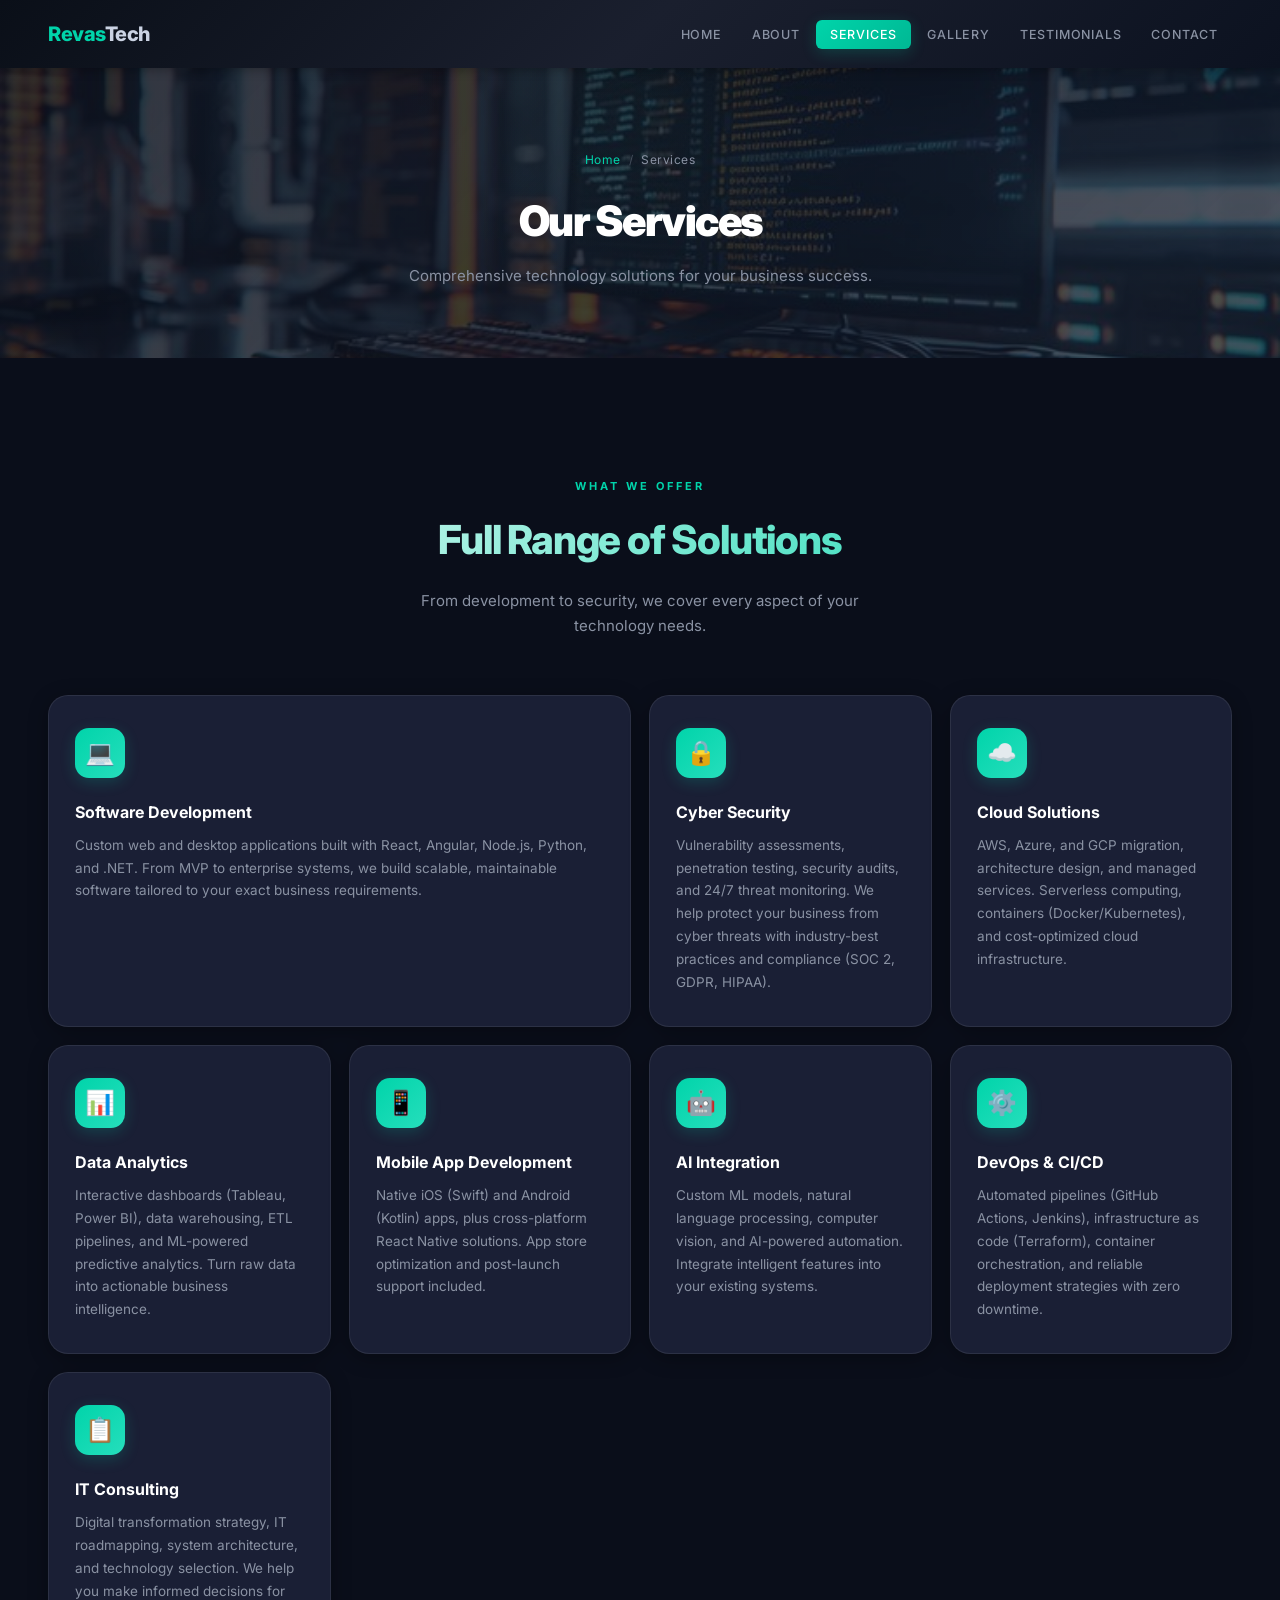
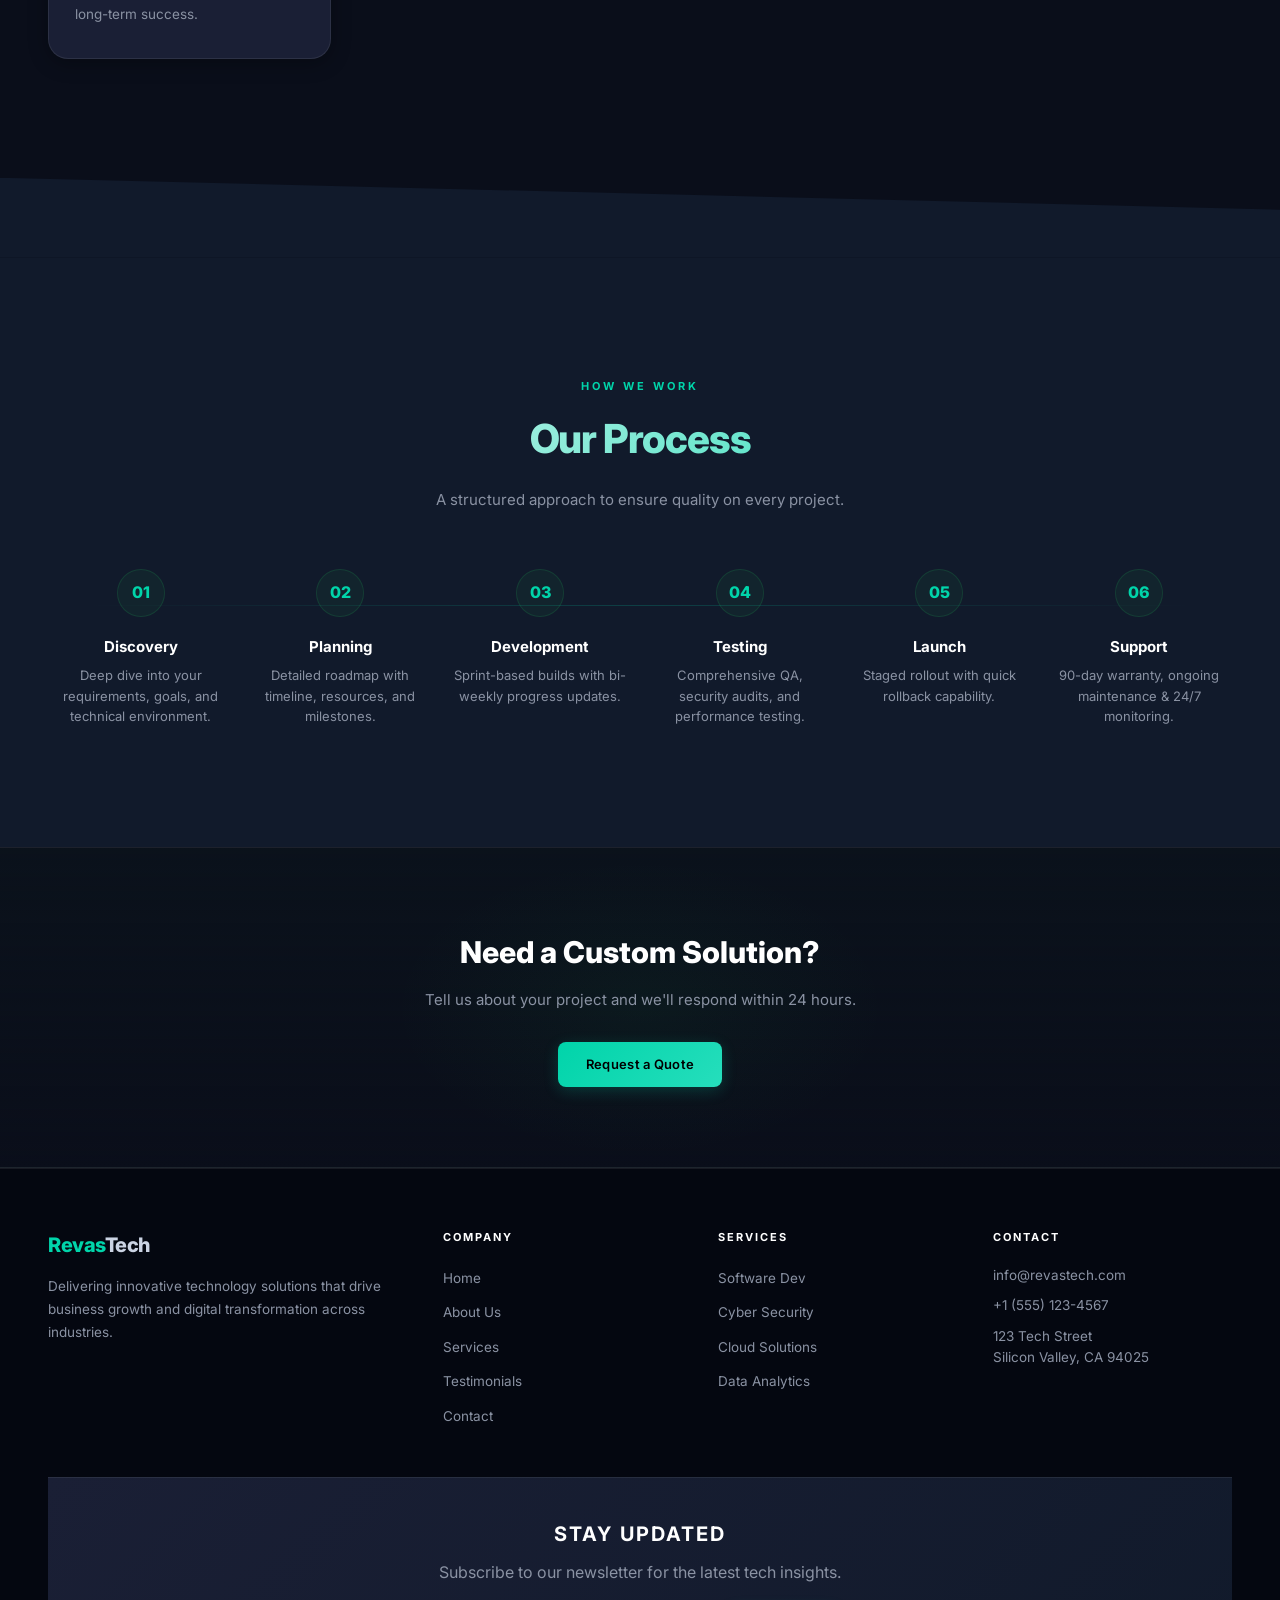
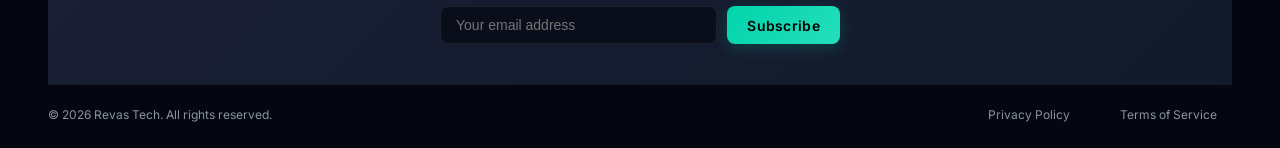
<file: revas tech/services.html>
<!DOCTYPE html>
<html lang="en">
<head>
    <meta charset="UTF-8">
    <meta name="viewport" content="width=device-width, initial-scale=1.0">
    <title>Services - Revas Tech</title>
    <meta name="description" content="Our comprehensive services: software development, cybersecurity, cloud solutions, data analytics, mobile apps, AI integration, DevOps & IT consulting.">
    <link rel="preconnect" href="https://fonts.googleapis.com">
    <link rel="preconnect" href="https://fonts.gstatic.com" crossorigin>
    <link rel="preload" href="style.css" as="style">
    <link rel="preload" href="script.js" as="script">
    <link rel="stylesheet" href="style.css">
</head>
<body>
    <nav class="navbar">
        <a href="index.html" class="logo"><em>Revas</em>Tech</a>
        <button class="menu-btn" onclick="toggleMenu()" aria-label="Toggle navigation menu">☰</button>
        <ul class="nav-links" id="navLinks">
            <li><a href="index.html">Home</a></li>
            <li><a href="about.html">About</a></li>
            <li><a href="services.html" class="active">Services</a></li>
            <li><a href="gallery.html">Gallery</a></li>
            <li><a href="testimonials.html">Testimonials</a></li>
            <li><a href="contact.html">Contact</a></li>
        </ul>
    </nav>

    <section class="page-header services-header">
        <div class="breadcrumb"><a href="index.html">Home</a><i>/</i>Services</div>
        <h1>Our Services</h1>
        <p>Comprehensive technology solutions for your business success.</p>
    </section>

    <section class="section">
        <div class="section-heading">
            <span class="label">What We Offer</span>
            <h2>Full Range of Solutions</h2>
            <p>From development to security, we cover every aspect of your technology needs.</p>
        </div>
        <div class="services-grid">
            <div class="service-card wide"><div class="service-icon">💻</div><h3>Software Development</h3><p>Custom web and desktop applications built with React, Angular, Node.js, Python, and .NET. From MVP to enterprise systems, we build scalable, maintainable software tailored to your exact business requirements.</p></div>
            <div class="service-card"><div class="service-icon">🔒</div><h3>Cyber Security</h3><p>Vulnerability assessments, penetration testing, security audits, and 24/7 threat monitoring. We help protect your business from cyber threats with industry-best practices and compliance (SOC 2, GDPR, HIPAA).</p></div>
            <div class="service-card"><div class="service-icon">☁️</div><h3>Cloud Solutions</h3><p>AWS, Azure, and GCP migration, architecture design, and managed services. Serverless computing, containers (Docker/Kubernetes), and cost-optimized cloud infrastructure.</p></div>
            <div class="service-card"><div class="service-icon">📊</div><h3>Data Analytics</h3><p>Interactive dashboards (Tableau, Power BI), data warehousing, ETL pipelines, and ML-powered predictive analytics. Turn raw data into actionable business intelligence.</p></div>
            <div class="service-card"><div class="service-icon">📱</div><h3>Mobile App Development</h3><p>Native iOS (Swift) and Android (Kotlin) apps, plus cross-platform React Native solutions. App store optimization and post-launch support included.</p></div>
            <div class="service-card"><div class="service-icon">🤖</div><h3>AI Integration</h3><p>Custom ML models, natural language processing, computer vision, and AI-powered automation. Integrate intelligent features into your existing systems.</p></div>
            <div class="service-card"><div class="service-icon">⚙️</div><h3>DevOps & CI/CD</h3><p>Automated pipelines (GitHub Actions, Jenkins), infrastructure as code (Terraform), container orchestration, and reliable deployment strategies with zero downtime.</p></div>
            <div class="service-card"><div class="service-icon">📋</div><h3>IT Consulting</h3><p>Digital transformation strategy, IT roadmapping, system architecture, and technology selection. We help you make informed decisions for long-term success.</p></div>
        </div>
    </section>

    <div class="diag-down"></div>

    <section class="section section-dark">
        <div class="section-heading">
            <span class="label">How We Work</span>
            <h2>Our Process</h2>
            <p>A structured approach to ensure quality on every project.</p>
        </div>
        <div class="process-timeline">
            <div class="process-step"><div class="step-number">01</div><h3>Discovery</h3><p>Deep dive into your requirements, goals, and technical environment.</p></div>
            <div class="process-step"><div class="step-number">02</div><h3>Planning</h3><p>Detailed roadmap with timeline, resources, and milestones.</p></div>
            <div class="process-step"><div class="step-number">03</div><h3>Development</h3><p>Sprint-based builds with bi-weekly progress updates.</p></div>
            <div class="process-step"><div class="step-number">04</div><h3>Testing</h3><p>Comprehensive QA, security audits, and performance testing.</p></div>
            <div class="process-step"><div class="step-number">05</div><h3>Launch</h3><p>Staged rollout with quick rollback capability.</p></div>
            <div class="process-step"><div class="step-number">06</div><h3>Support</h3><p>90-day warranty, ongoing maintenance & 24/7 monitoring.</p></div>
        </div>
    </section>

    <section class="cta-section cta-bg-image">
        <h2>Need a Custom Solution?</h2>
        <p>Tell us about your project and we'll respond within 24 hours.</p>
        <a href="contact.html" class="btn btn-green">Request a Quote</a>
    </section>

    <footer class="footer">
        <div class="footer-grid">
            <div class="footer-about"><a href="index.html" class="logo"><em>Revas</em>Tech</a><p>Delivering innovative technology solutions that drive business growth and digital transformation across industries.</p></div>
            <div><h4>Company</h4><ul class="footer-links"><li><a href="index.html">Home</a></li><li><a href="about.html">About Us</a></li><li><a href="services.html">Services</a></li><li><a href="testimonials.html">Testimonials</a></li><li><a href="contact.html">Contact</a></li></ul></div>
            <div><h4>Services</h4><ul class="footer-links"><li><a href="services.html">Software Dev</a></li><li><a href="services.html">Cyber Security</a></li><li><a href="services.html">Cloud Solutions</a></li><li><a href="services.html">Data Analytics</a></li></ul></div>
            <div><h4>Contact</h4><ul class="footer-links"><li class="plain-text">info@revastech.com</li><li class="plain-text">+1 (555) 123-4567</li><li class="plain-text">123 Tech Street<br>Silicon Valley, CA 94025</li></ul></div>
        </div>
        <div class="newsletter">
            <h4>Stay Updated</h4>
            <p>Subscribe to our newsletter for the latest tech insights.</p>
            <form class="newsletter-form">
                <input type="email" placeholder="Your email address" required>
                <button type="submit" class="btn btn-green">Subscribe</button>
            </form>
        </div>
        <div class="footer-bottom"><p>&copy; 2026 Revas Tech. All rights reserved.</p><div class="footer-bottom-links"><a href="#">Privacy Policy</a><a href="#">Terms of Service</a></div></div>
    </footer>

    <div id="imageModal" class="modal">
        <span class="close">&times;</span>
        <img class="modal-content" id="modalImg">
        <div id="caption">
            <div id="modalTitle" class="modal-title"></div>
            <div id="modalProfession" class="modal-profession"></div>
            <div id="modalText" class="modal-content-text"></div>
        </div>
    </div>

    <script src="script.js" defer></script>
</body>
</html>
</file>
<file: revas tech/style.css>
@import url('https://fonts.googleapis.com/css2?family=Inter:wght@300;400;500;600;700;800;900&display=swap');
*{
margin:0;
padding:0;
box-sizing:border-box;
}
html{
scroll-behavior:smooth;
}
body{
font-family:'Inter',sans-serif;
background-color:var(--bg-main);
color:var(--text-normal);
line-height:1.6;
overflow-x:hidden;
}

a {
    text-decoration: none;
    color: inherit;
}

ul {
    list-style: none;
}

img {
    max-width: 100%;
    display: block;
    cursor: pointer;
    transition: transform 0.3s ease;
}

img:hover {
    transform: scale(1.05);
}



 :root {
    --primary: #00d4aa;
    --primary-dark: #00b894;
    --primary-light: #26debc;
    --secondary: #6c5ce7;
    --accent: #fd79a8;
    --bg-main: #0a0e1a;
    --bg-alt: #111a2b;
    --bg-card: #1a1f35;
    --bg-card-hover: #202942;
    --text-bright: #ffffff;
    --text-normal: #cbd3e3;
    --text-dim: #8a92a3;
    --border-subtle: rgba(255, 255, 255, 0.08);
    --border-primary: rgba(0, 212, 170, 0.15);
    --shadow: rgba(0, 0, 0, 0.3);
    --shadow-primary: rgba(0, 212, 170, 0.2);
}



.navbar {
    display: flex;
    justify-content: space-between;
    align-items: center;
    padding: 0 48px;
    height: 68px;
    background: linear-gradient(135deg, #0a0f18 0%, #1a1f2e 50%, #0c1220 100%);
    position: fixed;
    top: 0;
    left: 0;
    right: 0;
    z-index: 999;
    border-bottom: 1px solid var(--border-green);
    box-shadow: 0 2px 10px rgba(0, 0, 0, 0.3);
}


.logo {
    font-size: 20px;
    font-weight: 800;
    cursor: pointer;
    letter-spacing: -0.5px;
}

.logo em {
    font-style: normal;
    color: var(--primary);
}


.nav-links {
    display: flex;
    gap: 2px;
}


.nav-links a {
    font-size: 12.5px;
    font-weight: 500;
    color: var(--text-dim);
    padding: 7px 14px;
    border-radius: 6px;
    transition: all 0.25s;
    cursor: pointer;
    text-transform: uppercase;
    letter-spacing: 0.8px;
}

.nav-links a:hover {
    color: var(--primary);
    background-color: var(--border-primary);
    transform: translateY(-1px);
    box-shadow: 0 4px 12px var(--shadow);
}


.nav-links a.active {
    color: var(--text-bright);
    background: linear-gradient(135deg, var(--primary) 0%, var(--primary-dark) 100%);
    box-shadow: 0 4px 15px var(--shadow-primary);
}


.menu-btn {
    display: none;
    background: none;
    border: none;
    color: white;
    font-size: 20px;
    cursor: pointer;
    padding: 8px;
    border-radius: 4px;
    transition: background-color 0.3s;
}

.menu-btn:hover {
    background-color: rgba(255, 255, 255, 0.1);
}


.navbar.scrolled {
    background: linear-gradient(135deg, #0a0f18 0%, #1a1f2e 50%, #0c1220 100%);
    box-shadow: 0 4px 20px rgba(0, 0, 0, 0.5);
}


.scroll-to-top {
    position: fixed;
    bottom: 20px;
    right: 20px;
    width: 50px;
    height: 50px;
    background-color: var(--primary);
    color: #000;
    border: none;
    border-radius: 50%;
    cursor: pointer;
    display: flex;
    align-items: center;
    justify-content: center;
    font-size: 20px;
    opacity: 0;
    visibility: hidden;
    transition: all 0.3s;
    z-index: 1000;
}

.scroll-to-top.visible {
    opacity: 1;
    visibility: visible;
}

.scroll-to-top:hover {
    background-color: var(--primary-dark);
    transform: translateY(-2px);
}



.btn {
    display: inline-flex;
    align-items: center;
    gap: 8px;
    padding: 12px 28px;
    border-radius: 8px;
    font-size: 13px;
    font-weight: 600;
    cursor: pointer;
    transition: all 0.3s;
    border: none;
    letter-spacing: 0.3px;
    font-family: inherit;
    position: relative;
    overflow: hidden;
}

.btn::before {
    content: '';
    position: absolute;
    top: 50%;
    left: 50%;
    width: 0;
    height: 0;
    border-radius: 50%;
    background: rgba(255, 255, 255, 0.5);
    transform: translate(-50%, -50%);
    transition: width 0.6s, height 0.6s;
}

.btn:active::before {
    width: 300px;
    height: 300px;
}


.btn-green {
    background: linear-gradient(135deg, var(--primary) 0%, var(--primary-light) 100%);
    color: #000;
    box-shadow: 0 4px 15px var(--shadow-primary);
}

.btn-green:hover {
    background: linear-gradient(135deg, var(--primary-dark) 0%, var(--primary) 100%);
    box-shadow: 0 6px 25px var(--shadow-primary);
    transform: translateY(-2px);
}


.btn-outline {
    background-color: transparent;
    color: var(--primary);
    border: 1px solid var(--border-primary);
    position: relative;
    overflow: hidden;
}

.btn-outline::before {
    content: '';
    position: absolute;
    top: 0;
    left: -100%;
    width: 100%;
    height: 100%;
    background: linear-gradient(90deg, transparent, rgba(0, 212, 170, 0.1), transparent);
    transition: left 0.5s;
}

.btn-outline:hover::before {
    left: 100%;
}

.btn-outline:hover {
    border-color: var(--primary);
    background-color: rgba(0, 212, 170, 0.05);
    box-shadow: 0 0 20px var(--shadow-primary);
}



.marquee {
    padding: 14px 0;
    overflow: hidden;
    border-top: 1px solid var(--border-subtle);
    border-bottom: 1px solid var(--border-subtle);
    background-color: var(--bg-alt);
}

.marquee-track {
    display: flex;
    gap: 60px;
    animation: marquee-scroll 30s linear infinite;
    width: max-content;
}

.marquee-track span {
    font-size: 13px;
    font-weight: 600;
    color: var(--text-dim);
    text-transform: uppercase;
    letter-spacing: 2px;
    white-space: nowrap;
    display: flex;
    align-items: center;
    gap: 12px;
}


.marquee-track span::before {
    content: "";
    width: 5px;
    height: 5px;
    background-color: var(--primary);
    border-radius: 50%;
    flex-shrink: 0;
}


@keyframes marquee-scroll {
    0% { transform: translateX(0); }
    100% { transform: translateX(-50%); }
}



.hero {
    min-height: 100vh;
    display: flex;
    align-items: center;
    position: relative;
    overflow: hidden;
    padding: 0 48px;
}

.hero::before {
    content: "";
    position: absolute;
    top: 0;
    left: 0;
    right: 0;
    bottom: 0;
    background: linear-gradient(135deg, rgba(10, 14, 26, 0.92) 0%, rgba(17, 26, 43, 0.82) 100%),
                url('images/home.jpg') center/cover no-repeat;
    z-index: -1;
    background-attachment: scroll;
    will-change: transform;
    transform: translateZ(0);
    backface-visibility: hidden;
}

@supports (animation: mix-blend-mode) {
    .hero::before {
        animation: hero-zoom 20s ease-in-out infinite alternate;
    }
}

@keyframes hero-zoom {
    0% { transform: scale(1); }
    100% { transform: scale(1.05); }
}

.hero::after {
    content: "";
    position: absolute;
    top: -20%;
    right: -10%;
    width: 600px;
    height: 600px;
    background: radial-gradient(circle, var(--shadow-primary), transparent 70%);
    opacity: 0.5;
    pointer-events: none;
    animation: float 8s ease-in-out infinite;
}

@keyframes float {
    0%, 100% { transform: translateY(0px) rotate(0deg); }
    50% { transform: translateY(-20px) rotate(5deg); }
}


.hero-content {
    position: relative;
    z-index: 1;
    max-width: 850px;
    padding: 120px 60px 100px;
    text-shadow: 0 2px 10px rgba(0, 0, 0, 0.5);
}

.hero-tag {
    display: inline-flex;
    align-items: center;
    gap: 8px;
    padding: 5px 14px 5px 6px;
    background-color: rgba(34, 197, 94, 0.06);
    border: 1px solid rgba(34, 197, 94, 0.15);
    border-radius: 50px;
    font-size: 11px;
    font-weight: 600;
    color: var(--primary);
    margin-bottom: 28px;
    text-transform: uppercase;
    letter-spacing: 1.5px;
}

.hero-content h1 {
    font-size: 52px;
    font-weight: 800;
    line-height: 1.08;
    letter-spacing: -2.5px;
    color: var(--text-bright);
    margin-bottom: 22px;
}

.hero-content h1 em {
    font-style: normal;
    color: var(--primary);
}

.hero-content p {
    font-size: 16px;
    color: var(--text-normal);
    line-height: 1.8;
    margin-bottom: 36px;
    max-width: 560px;
}

.hero-tag {
    display: inline-flex;
    align-items: center;
    gap: 8px;
    padding: 5px 14px 5px 6px;
    background-color: rgba(34, 197, 94, 0.06);
    border: 1px solid rgba(34, 197, 94, 0.15);
    border-radius: 50px;
    font-size: 11px;
    font-weight: 600;
    color: var(--primary);
    margin-bottom: 28px;
    text-transform: uppercase;
    letter-spacing: 1.5px;
}

.hero-content h1 {
    font-size: 52px;
    font-weight: 800;
    line-height: 1.08;
    letter-spacing: -2.5px;
    color: var(--text-bright);
    margin-bottom: 22px;
}

.hero-content h1 em {
    font-style: normal;
    color: var(--primary);
}

.hero-content p {
    font-size: 16px;
    color: var(--text-normal);
    line-height: 1.8;
    margin-bottom: 36px;
    max-width: 560px;
}

.hero-tag {
    display: inline-flex;
    align-items: center;
    gap: 8px;
    padding: 5px 14px 5px 6px;
    background-color: rgba(34, 197, 94, 0.06);
    border: 1px solid rgba(34, 197, 94, 0.15);
    border-radius: 50px;
    font-size: 11px;
    font-weight: 600;
    color: var(--primary);
    margin-bottom: 28px;
    text-transform: uppercase;
    letter-spacing: 1.5px;
}

.hero-tag .dot {
    width: 20px;
    height: 20px;
    background-color: var(--primary);
    border-radius: 50%;
    display: flex;
    align-items: center;
    justify-content: center;
    font-size: 10px;
    color: #000;
}


.hero-content h1 {
    font-size: 52px;
    font-weight: 800;
    line-height: 1.08;
    letter-spacing: -2.5px;
    color: var(--text-bright);
    margin-bottom: 22px;
}

.hero-content h1 em {
    font-style: normal;
    color: var(--primary);
}

.hero-content p {
    font-size: 16px;
    color: var(--text-normal);
    line-height: 1.8;
    margin-bottom: 36px;
    max-width: 560px;
}


.hero-btns {
    display: flex;
    gap: 12px;
    flex-wrap: wrap;
}







.diag-down {
    height: 80px;
    background-color: var(--bg-alt);
    clip-path: polygon(0 0, 100% 40%, 100% 100%, 0 100%);
    margin-top: -1px;
}

.diag-up {
    height: 80px;
    background-color: var(--bg-alt);
    clip-path: polygon(0 0, 100% 0, 100% 60%, 0 100%);
    margin-top: -1px;
}



.section {
    padding: 120px 48px;
    position: relative;
}

.section-dark {
    background-color: var(--bg-alt);
}

.text-gradient-green {
    background: linear-gradient(90deg, var(--primary) 50%, var(--text-bright) 50%);
    -webkit-background-clip: text;
    -webkit-text-fill-color: transparent;
    background-clip: text;
}

.text-gradient-green-light {
    background: linear-gradient(90deg, #4ade80 50%, #f8fafc 50%);
    -webkit-background-clip: text;
    -webkit-text-fill-color: transparent;
    background-clip: text;
}

.section-accent-green {
    background: linear-gradient(180deg, var(--bg-alt) 0%, rgba(34, 197, 94, 0.03) 50%, var(--bg-main) 100%);
    border-top: 1px solid rgba(34, 197, 94, 0.08);
    border-bottom: 1px solid rgba(34, 197, 94, 0.08);
}

.glow-green-subtle {
    box-shadow: 0 0 60px rgba(34, 197, 94, 0.08);
}

.border-green-accent {
    border-left: 3px solid var(--primary);
}

.stat-box-accent {
    position: relative;
}

.stat-box-accent::after {
    content: "";
    position: absolute;
    bottom: 0;
    left: 50%;
    transform: translateX(-50%);
    width: 40%;
    height: 2px;
    background: linear-gradient(90deg, transparent, var(--primary), transparent);
}

.service-card-accent {
    position: relative;
}

.service-card-accent::before {
    content: "";
    position: absolute;
    top: 0;
    left: 0;
    width: 100%;
    height: 2px;
    background: linear-gradient(90deg, transparent, var(--primary), transparent);
    opacity: 0;
    transition: opacity 0.3s;
}

.service-card-accent:hover::before {
    opacity: 1;
}

.hero-bg-image {
    background-image: url('https://images.unsplash.com/photo-1531482615713-2afd69097998?w=1920&q=80');
    position: relative;
}

.hero-bg-image::before {
    content: "";
    position: absolute;
    inset: 0;
    background: linear-gradient(135deg, rgba(6, 10, 16, 0.92) 0%, rgba(6, 10, 16, 0.85) 100%);
}

.cta-bg-image {
    background-image: url('https://images.unsplash.com/photo-1552664730-df6fe7f86bc8?w=1920&q=80');
    position: relative;
}

.cta-bg-image::before {
    content: "";
    position: absolute;
    inset: 0;
    background: linear-gradient(135deg, rgba(6, 10, 16, 0.9) 0%, rgba(6, 10, 16, 0.8) 100%);
}

.values-bg-image {
    background-image: url('https://images.unsplash.com/photo-1522071820081-009f0129c71c?w=1920&q=80');
    position: relative;
}

.values-bg-image::before {
    content: "";
    position: absolute;
    inset: 0;
    background: linear-gradient(180deg, rgba(10, 15, 24, 0.95) 0%, rgba(10, 15, 24, 0.85) 100%);
}

.testimonial-bg-image {
    background-image: url('https://images.unsplash.com/photo-1556761175-5973dc0f4727?w=1920&q=80');
    position: relative;
}

.testimonial-bg-image::before {
    content: "";
    position: absolute;
    inset: 0;
    background: linear-gradient(180deg, rgba(6, 10, 16, 0.92) 0%, rgba(6, 10, 16, 0.82) 100%);
}


.section-heading {
    text-align: center;
    margin-bottom: 56px;
}


@keyframes fadeInUp {
    from {
        opacity: 0;
        transform: translateY(30px);
    }
    to {
        opacity: 1;
        transform: translateY(0);
    }
}

.animate {
    animation: fadeInUp 0.6s ease-out;
}


.modal {
    display: none;
    position: fixed;
    z-index: 10000;
    left: 0;
    top: 0;
    width: 100%;
    height: 100%;
    overflow: auto;
    background-color: rgba(0, 0, 0, 0.9);
    animation: fadeIn 0.3s;
}

@keyframes fadeIn {
    from { opacity: 0; }
    to { opacity: 1; }
}

.modal-content {
    margin: auto;
    display: block;
    max-width: 90%;
    max-height: 80%;
    animation: zoom 0.3s;
}

@keyframes zoom {
    from { transform: scale(0); }
    to { transform: scale(1); }
}

.close {
    position: absolute;
    top: 15px;
    right: 35px;
    color: #f1f1f1;
    font-size: 40px;
    font-weight: bold;
    transition: 0.3s;
    cursor: pointer;
}

.close:hover,
.close:focus {
    color: #bbb;
    text-decoration: none;
    cursor: pointer;
}

#caption {
    margin: auto;
    display: block;
    width: 80%;
    max-width: 700px;
    text-align: center;
    color: #ccc;
    padding: 10px 0;
    font-size: 16px;
    line-height: 1.5;
}

.modal-title {
    font-size: 18px;
    font-weight: bold;
    color: #fff;
    margin-bottom: 10px;
}

.modal-profession {
    font-size: 16px;
    color: var(--primary);
    margin-bottom: 10px;
    font-weight: 600;
}

.modal-content-text {
    font-size: 14px;
    color: #ddd;
    line-height: 1.6;
}


.section-heading .label {
    color: var(--primary);
    font-size: 11px;
    font-weight: 700;
    text-transform: uppercase;
    letter-spacing: 3px;
    margin-bottom: 12px;
    display: block;
}


.section-heading h2 {
    font-size: 40px;
    font-weight: 800;
    color: var(--text-bright);
    letter-spacing: -1.2px;
    margin-bottom: 16px;
    background: linear-gradient(135deg, var(--text-bright) 0%, var(--primary) 100%);
    -webkit-background-clip: text;
    -webkit-text-fill-color: transparent;
    background-clip: text;
}

.section-heading p {
    font-size: 15px;
    color: var(--text-dim);
    max-width: 480px;
    margin: 0 auto;
    line-height: 1.7;
}



.bento-grid {
    display: grid;
    grid-template-columns: 1.3fr 0.7fr;
    grid-template-rows: auto auto;
    gap: 20px;
}


.bento-image {
    grid-row: span 2;
    border-radius: 16px;
    overflow: hidden;
    border: 1px solid var(--border-subtle);
    position: relative;
}

.bento-image img {
    width: 100%;
    height: 100%;
    object-fit: cover;
    min-height: 440px;
}


.bento-image::after {
    content: "";
    position: absolute;
    inset: 0;
    background: linear-gradient(to top, rgba(6, 10, 16, 0.6), transparent 40%);
}


.bento-image img {
    transition: transform 0.5s ease;
}

.bento-image:hover img {
    transform: scale(1.02);
}


.bento-card {
    background-color: var(--bg-card);
    border: 1px solid var(--border-subtle);
    border-radius: 16px;
    padding: 32px;
    display: flex;
    flex-direction: column;
    justify-content: center;
    transition: all 0.35s;
}

.bento-card:hover {
    border-color: rgba(34, 197, 94, 0.15);
    background-color: var(--bg-card-hover);
}

.bento-card h3 {
    font-size: 20px;
    font-weight: 700;
    color: var(--text-bright);
    margin-bottom: 12px;
}

.bento-card p {
    font-size: 14px;
    color: var(--text-dim);
    line-height: 1.8;
}



.stats-row {
    display: grid;
    grid-template-columns: repeat(5, 1fr);
    gap: 20px;
    margin-top: 40px;
}

.stat-box {
    background-color: var(--bg-card);
    border: 1px solid var(--border-subtle);
    border-radius: 14px;
    padding: 28px 24px;
    text-align: center;
    position: relative;
    overflow: hidden;
}


.stat-box::before {
    content: "";
    position: absolute;
    top: 0;
    left: 50%;
    transform: translateX(-50%);
    width: 60%;
    height: 1px;
    background: linear-gradient(90deg, transparent, var(--primary), transparent);
    opacity: 0.4;
}

.stat-box h3 {
    font-size: 36px;
    font-weight: 900;
    color: var(--primary);
    letter-spacing: -2px;
}

.stat-box p {
    font-size: 12px;
    color: var(--text-dim);
    text-transform: uppercase;
    letter-spacing: 1.5px;
    margin-top: 4px;
    font-weight: 600;
}



.services-grid {
    display: grid;
    grid-template-columns: repeat(4, 1fr);
    grid-template-rows: auto auto;
    gap: 18px;
}

.service-card {
    background-color: var(--bg-card);
    border: 1px solid var(--border-subtle);
    border-radius: 20px;
    padding: 32px 26px;
    transition: all 0.4s cubic-bezier(0.25, 0.46, 0.45, 0.94);
    position: relative;
    overflow: hidden;
    box-shadow: 0 4px 20px var(--shadow);
}


.service-card:hover {
    border-color: var(--border-primary);
    transform: translateY(-6px) scale(1.03);
    box-shadow: 0 25px 60px var(--shadow-primary);
}


.service-card.wide {
    grid-column: span 2;
}


.service-icon {
    width: 50px;
    height: 50px;
    background: linear-gradient(135deg, var(--primary) 0%, var(--primary-light) 100%);
    border-radius: 14px;
    display: flex;
    align-items: center;
    justify-content: center;
    font-size: 24px;
    margin-bottom: 22px;
    color: #000;
    box-shadow: 0 4px 15px var(--shadow-primary);
}

.service-card h3 {
    font-size: 16px;
    font-weight: 700;
    color: var(--text-bright);
    margin-bottom: 8px;
}

.service-card p {
    font-size: 13.5px;
    color: var(--text-dim);
    line-height: 1.7;
}



.page-header {
    padding: 150px 48px 70px;
    text-align: center;
    position: relative;
    overflow: hidden;
    background: linear-gradient(180deg, rgba(34, 197, 94, 0.03) 0%, transparent 100%);
}

.page-header h1 {
    font-size: 42px;
    font-weight: 900;
    letter-spacing: -1.5px;
    color: var(--text-bright);
    position: relative;
}

.page-header p {
    font-size: 15px;
    color: var(--text-dim);
    margin-top: 10px;
    position: relative;
}

.page-header.about-header {
    background: linear-gradient(135deg, rgba(10, 14, 26, 0.92) 0%, rgba(17, 26, 43, 0.82) 100%),
                url('images/about.jpg') center/cover no-repeat;
    background-attachment: scroll;
    will-change: transform;
    transform: translateZ(0);
    backface-visibility: hidden;
}

.page-header.services-header {
    background: linear-gradient(135deg, rgba(10, 14, 26, 0.92) 0%, rgba(17, 26, 43, 0.82) 100%),
                url('images/services.jpg') center/cover no-repeat;
    background-attachment: scroll;
    will-change: transform;
    transform: translateZ(0);
    backface-visibility: hidden;
}

.page-header.about-header {
    background: linear-gradient(135deg, rgba(10, 14, 26, 0.85) 0%, rgba(17, 26, 43, 0.75) 100%),
                url('images/about.jpg') center/cover fixed no-repeat;
    background-attachment: fixed;
    will-change: transform;
}

.page-header.services-header {
    background: linear-gradient(135deg, rgba(10, 14, 26, 0.85) 0%, rgba(17, 26, 43, 0.75) 100%),
                url('images/services.jpg') center/cover fixed no-repeat;
    background-attachment: fixed;
    will-change: transform;
}

.page-header::before {
    content: "";
    position: absolute;
    top: -50%;
    left: 50%;
    transform: translateX(-50%);
    width: 600px;
    height: 500px;
    background: radial-gradient(circle, var(--shadow-primary), transparent 70%);
    opacity: 0.4;
    pointer-events: none;
    animation: float 10s ease-in-out infinite;
}


.page-header::before {
    content: "";
    position: absolute;
    top: -50%;
    left: 50%;
    transform: translateX(-50%);
    width: 600px;
    height: 500px;
    background: radial-gradient(circle, rgba(34, 197, 94, 0.06), transparent 65%);
    pointer-events: none;
}

.page-header.gallery-header {
    background: linear-gradient(135deg, rgba(10, 14, 26, 0.92) 0%, rgba(17, 26, 43, 0.82) 100%),
                url('images/teams.jpg') center/cover no-repeat;
    background-attachment: scroll;
    will-change: transform;
    transform: translateZ(0);
    backface-visibility: hidden;
}

.page-header.contact-header {
    background: linear-gradient(135deg, rgba(10, 14, 26, 0.92) 0%, rgba(17, 26, 43, 0.82) 100%),
                url('images/CEO.jpg') center/cover no-repeat;
    background-attachment: scroll;
    will-change: transform;
    transform: translateZ(0);
    backface-visibility: hidden;
}

.page-header.testimonials-header {
    background: linear-gradient(135deg, rgba(10, 14, 26, 0.92) 0%, rgba(17, 26, 43, 0.82) 100%),
                url('images/client.jpg') center/cover no-repeat;
    background-attachment: scroll;
    will-change: transform;
    transform: translateZ(0);
    backface-visibility: hidden;
}

.breadcrumb {
    font-size: 12px;
    color: var(--text-dim);
    margin-bottom: 18px;
    position: relative;
    letter-spacing: 0.5px;
}

.breadcrumb a {
    color: var(--primary);
    cursor: pointer;
}

.breadcrumb i {
    font-style: normal;
    margin: 0 8px;
    opacity: 0.4;
}

.page-header h1 {
    font-size: 42px;
    font-weight: 900;
    letter-spacing: -1.5px;
    color: var(--text-bright);
    position: relative;
}

.page-header p {
    font-size: 15px;
    color: var(--text-dim);
    margin-top: 10px;
    position: relative;
}



.about-row {
    display: grid;
    gap: 50px;
    margin-bottom: 60px;
    align-items: center;
    grid-template-columns: 1fr 1fr;
}


.about-row.image-left {
    grid-template-columns: 1fr 1fr;
}


.about-row.image-right {
    direction: rtl;
}

.about-row.image-right > * {
    direction: ltr;
}

.about-image {
    border-radius: 18px;
    overflow: hidden;
    border: 1px solid var(--border-subtle);
    height: 380px;
}

.about-image img {
    width: 100%;
    height: 100%;
    object-fit: cover;
    transition: transform 0.5s ease;
}

.about-image:hover img {
    transform: scale(1.03);
}

.about-text h3 {
    font-size: 26px;
    font-weight: 800;
    color: var(--text-bright);
    margin-bottom: 18px;
}

.about-text p {
    font-size: 15px;
    color: var(--text-normal);
    line-height: 1.8;
    margin-bottom: 10px;
}


.values-grid {
    display: grid;
    grid-template-columns: repeat(3, 1fr);
    gap: 18px;
}

.value-card {
    background-color: var(--bg-card);
    border: 1px solid var(--border-subtle);
    border-radius: 16px;
    padding: 32px 24px;
    text-align: center;
    transition: all 0.35s;
}

.value-card:hover {
    border-color: rgba(34, 197, 94, 0.12);
    transform: translateY(-3px) scale(1.02);
}

.value-card .icon {
    font-size: 32px;
    margin-bottom: 16px;
    display: block;
}

.value-card h3 {
    font-size: 16px;
    font-weight: 700;
    color: var(--text-bright);
    margin-bottom: 6px;
}

.value-card p {
    font-size: 13.5px;
    color: var(--text-dim);
    line-height: 1.7;
}


.team-grid {
    display: grid;
    grid-template-columns: repeat(4, 1fr);
    gap: 18px;
}

.team-card {
    border-radius: 16px;
    overflow: hidden;
    border: 1px solid var(--border-subtle);
    background-color: var(--bg-card);
    transition: all 0.4s;
}

.team-card:hover {
    border-color: rgba(34, 197, 94, 0.15);
    transform: translateY(-5px) scale(1.03);
}

.team-card img {
    width: 100%;
    height: 240px;
    object-fit: cover;
    transition: transform 0.5s;
}

.team-card:hover img {
    transform: scale(1.04);
}

.team-card .info {
    padding: 18px;
}

.team-card h3 {
    font-size: 15px;
    font-weight: 700;
    color: var(--text-bright);
}

.team-card .role {
    font-size: 12px;
    color: var(--primary);
    font-weight: 600;
    margin-top: 2px;
}


.gallery-grid {
    display: grid;
    grid-template-columns: repeat(3, 1fr);
    grid-template-rows: repeat(3, 260px);
    gap: 14px;
}

.gallery-item {
    border-radius: 14px;
    overflow: hidden;
    border: 1px solid var(--border-subtle);
    position: relative;
    cursor: pointer;
    transition: all 0.4s;
}

.gallery-item:hover {
    border-color: rgba(34, 197, 94, 0.2);
    z-index: 1;
}


.gallery-item.tall {
    grid-row: span 2;
}


.gallery-item.wide {
    grid-column: span 2;
}

.gallery-item img {
    width: 100%;
    height: 100%;
    object-fit: cover;
    transition: transform 0.6s;
}

.gallery-item:hover img {
    transform: scale(1.06);
}


.gallery-overlay {
    position: absolute;
    inset: 0;
    background: linear-gradient(to top, rgba(6, 10, 16, 0.85) 0%, transparent 50%);
    opacity: 0;
    transition: opacity 0.35s;
    display: flex;
    flex-direction: column;
    justify-content: flex-end;
    padding: 20px;
}

.gallery-item:hover .gallery-overlay {
    opacity: 1;
}

.gallery-overlay p {
    font-size: 14px;
    font-weight: 700;
    color: var(--text-bright);
}

.gallery-overlay span {
    font-size: 11px;
    color: var(--primary);
    text-transform: uppercase;
    letter-spacing: 1px;
}



.testimonial-featured {
    display: grid;
    grid-template-columns: 1fr 1.1fr;
    border-radius: 18px;
    overflow: hidden;
    border: 1px solid var(--border-subtle);
    margin-bottom: 24px;
    background-color: var(--bg-card);
}

.testimonial-featured img {
    width: 100%;
    height: 100%;
    object-fit: cover;
    min-height: 340px;
    transition: transform 0.5s ease;
}

.testimonial-featured:hover img {
    transform: scale(1.02);
}

.testimonial-featured .content {
    padding: 44px;
    display: flex;
    flex-direction: column;
    justify-content: center;
}


.quote-mark {
    font-size: 36px;
    color: var(--primary);
    opacity: 0.3;
    line-height: 1;
    margin-bottom: 14px;
}

.quote-mark-small {
    font-size: 28px;
    color: var(--primary);
    opacity: 0.25;
    line-height: 1;
    margin-bottom: 12px;
}


.stars {
    color: #facc15;
    font-size: 13px;
    letter-spacing: 2px;
    margin-bottom: 18px;
}

.testimonial-text {
    font-size: 16px;
    color: var(--text-normal);
    line-height: 1.85;
    font-style: italic;
    margin-bottom: 28px;
}

.testimonial-text-small {
    font-size: 14px;
    color: var(--text-normal);
    line-height: 1.7;
    font-style: italic;
    margin-bottom: 16px;
}

.testimonial-text {
    font-size: 16px;
    color: var(--text-normal);
    line-height: 1.85;
    font-style: italic;
    margin-bottom: 28px;
}

.testimonial-text-small {
    font-size: 14px;
    color: var(--text-normal);
    line-height: 1.7;
    font-style: italic;
    margin-bottom: 16px;
}


.testimonial-author {
    display: flex;
    align-items: center;
    gap: 14px;
    padding-top: 20px;
    border-top: 1px solid var(--border-subtle);
}

.testimonial-author img {
    width: 44px;
    height: 44px;
    border-radius: 50%;
    object-fit: cover;
    border: 2px solid rgba(34, 197, 94, 0.2);
}

.testimonial-author h4 {
    font-size: 14px;
    font-weight: 700;
    color: var(--text-bright);
}

.testimonial-author p {
    font-size: 12px;
    color: var(--text-dim);
}


.testimonial-grid {
    display: grid;
    grid-template-columns: repeat(3, 1fr);
    gap: 18px;
}

.testimonial-card {
    background-color: var(--bg-card);
    border: 1px solid var(--border-subtle);
    border-radius: 16px;
    padding: 30px 26px;
    transition: all 0.35s;
}

.testimonial-card:hover {
    border-color: rgba(34, 197, 94, 0.12);
    transform: translateY(-3px) scale(1.01);
}


.client-logos {
    display: flex;
    justify-content: center;
    gap: 48px;
    flex-wrap: wrap;
    padding: 50px 0;
    opacity: 0.25;
}

.client-logos span {
    font-size: 18px;
    font-weight: 800;
    letter-spacing: 3px;
    text-transform: uppercase;
    color: var(--text-bright);
}



.contact-section {
    background: linear-gradient(135deg, var(--bg-main) 0%, var(--bg-alt) 100%);
    position: relative;
}

.contact-section::before {
    content: '';
    position: absolute;
    top: 0;
    left: 0;
    right: 0;
    bottom: 0;
    background: radial-gradient(circle at 20% 80%, rgba(0, 212, 170, 0.1) 0%, transparent 50%),
                radial-gradient(circle at 80% 20%, rgba(108, 92, 231, 0.1) 0%, transparent 50%);
    pointer-events: none;
}

.contact-grid {
    display: grid;
    grid-template-columns: 1fr 1fr;
    gap: 60px;
    align-items: start;
    position: relative;
    z-index: 1;
}

.contact-info h3 {
    font-size: 28px;
    font-weight: 800;
    color: var(--text-bright);
    margin-bottom: 14px;
}

.contact-info > p {
    color: var(--text-dim);
    margin-bottom: 30px;
    line-height: 1.7;
    font-size: 14.5px;
}


.contact-row {
    display: flex;
    align-items: flex-start;
    gap: 14px;
    margin-bottom: 20px;
    padding: 16px;
    background-color: var(--bg-card);
    border-radius: 12px;
    border: 1px solid var(--border-subtle);
    transition: all 0.3s ease;
    cursor: pointer;
}

.contact-row:hover {
    transform: translateY(-4px);
    box-shadow: 0 8px 25px var(--shadow);
    border-color: var(--border-primary);
}

.contact-icon {
    width: 50px;
    height: 50px;
    flex-shrink: 0;
    background: linear-gradient(135deg, var(--primary) 0%, var(--primary-light) 100%);
    border-radius: 14px;
    display: flex;
    align-items: center;
    justify-content: center;
    font-size: 21px;
    color: #000;
    box-shadow: 0 4px 15px var(--shadow-primary);
    transition: transform 0.3s ease;
}

.contact-row:hover .contact-icon {
    transform: scale(1.1);
}

.contact-row h4 {
    font-size: 13px;
    font-weight: 700;
    color: var(--text-bright);
    margin-bottom: 2px;
}

.contact-row p {
    font-size: 13px;
    color: var(--text-dim);
    line-height: 1.6;
}

.contact-row p a {
    color: var(--primary);
    text-decoration: none;
    transition: color 0.3s ease;
}

.contact-row p a:hover {
    color: var(--primary-light);
    text-decoration: underline;
}


.contact-form {
    background: linear-gradient(135deg, var(--bg-card) 0%, var(--bg-alt) 100%);
    border: 1px solid var(--border-primary);
    border-radius: 20px;
    padding: 40px;
    box-shadow: 0 8px 30px var(--shadow);
}


.form-group {
    margin-bottom: 16px;
}

.form-group label {
    display: block;
    font-size: 11px;
    font-weight: 700;
    text-transform: uppercase;
    letter-spacing: 1.5px;
    color: var(--text-dim);
    margin-bottom: 6px;
}

.form-group input,
.form-group textarea,
.form-group select {
    width: 100%;
    padding: 11px 14px;
    background-color: var(--bg-main);
    border: 1px solid var(--border-subtle);
    border-radius: 8px;
    color: var(--text-bright);
    font-size: 13.5px;
    font-family: inherit;
    transition: all 0.3s;
}

.form-group input::placeholder,
.form-group textarea::placeholder {
    color: var(--text-dim);
    opacity: 0.5;
}


.form-group input:focus,
.form-group textarea:focus,
.form-group select:focus {
    outline: none;
    border-color: var(--primary);
    box-shadow: 0 0 0 3px var(--shadow-primary);
    background-color: var(--bg-alt);
}

.form-group textarea {
    height: 110px;
    resize: vertical;
}

.form-group select option {
    background-color: var(--bg-card);
}


.form-row {
    display: grid;
    grid-template-columns: 1fr 1fr;
    gap: 12px;
}


.map-container {
    margin-top: 50px;
    border-radius: 16px;
    overflow: hidden;
    border: 1px solid var(--border-subtle);
}

.map-container iframe {
    width: 100%;
    height: 400px;
    border: none;
    filter: brightness(0.9) contrast(1.05);
}



.process-timeline {
    display: grid;
    grid-template-columns: repeat(6, 1fr);
    gap: 14px;
    position: relative;
}


.process-timeline::before {
    content: "";
    position: absolute;
    top: 36px;
    left: 40px;
    right: 40px;
    height: 1px;
    background: linear-gradient(90deg, transparent, var(--primary), transparent);
    opacity: 0.2;
}

.process-step {
    text-align: center;
    position: relative;
}


.step-number {
    width: 48px;
    height: 48px;
    margin: 0 auto 18px;
    background-color: rgba(34, 197, 94, 0.06);
    border: 1px solid rgba(34, 197, 94, 0.15);
    border-radius: 50%;
    display: flex;
    align-items: center;
    justify-content: center;
    font-size: 16px;
    font-weight: 800;
    color: var(--primary);
    position: relative;
    z-index: 1;
}

.process-step h3 {
    font-size: 15px;
    font-weight: 700;
    color: var(--text-bright);
    margin-bottom: 6px;
}

.process-step p {
    font-size: 13px;
    color: var(--text-dim);
    line-height: 1.6;
    padding: 0 6px;
}



.cta-section {
    padding: 80px 48px;
    text-align: center;
    position: relative;
    overflow: hidden;
    border-top: 1px solid var(--border-subtle);
    border-bottom: 1px solid var(--border-subtle);
    background: linear-gradient(180deg, rgba(34, 197, 94, 0.02), var(--bg-main));
}

.cta-section::before {
    content: "";
    position: absolute;
    top: 50%;
    left: 50%;
    transform: translate(-50%, -50%);
    width: 500px;
    height: 300px;
    background: radial-gradient(ellipse, rgba(34, 197, 94, 0.05), transparent 70%);
    pointer-events: none;
}

.cta-section h2 {
    font-size: 30px;
    font-weight: 800;
    color: var(--text-bright);
    margin-bottom: 12px;
    position: relative;
}

.cta-section p {
    color: var(--text-dim);
    margin-bottom: 30px;
    font-size: 15px;
    position: relative;
}



.footer {
    background-color: #040710;
    border-top: 1px solid var(--border-subtle);
    padding: 60px 48px 24px;
}

.footer-grid {
    display: grid;
    grid-template-columns: 1.5fr 1fr 1fr 1fr;
    gap: 36px;
    margin-bottom: 40px;
}

.footer-about .logo {
    margin-bottom: 14px;
    display: inline-block;
}

.footer-about p {
    font-size: 13.5px;
    color: var(--text-dim);
    line-height: 1.7;
}

.footer h4 {
    font-size: 11px;
    font-weight: 700;
    margin-bottom: 18px;
    color: var(--text-bright);
    text-transform: uppercase;
    letter-spacing: 2px;
}

.footer-links li {
    margin-bottom: 9px;
}

.footer-links a {
    font-size: 13.5px;
    color: var(--text-dim);
    transition: all 0.25s;
    cursor: pointer;
}

.footer-links a:hover {
    color: var(--primary);
    padding-left: 3px;
}


.footer-links .plain-text {
    font-size: 13.5px;
    color: var(--text-dim);
    line-height: 1.6;
    cursor: default;
}


.footer-bottom {
    border-top: 1px solid var(--border-subtle);
    padding-top: 20px;
    display: flex;
    justify-content: space-between;
    align-items: center;
    font-size: 12px;
    color: var(--text-dim);
}

.footer-bottom-links {
    display: flex;
    gap: 20px;
}

.footer-bottom-links a {
    margin: 0 15px;
}

.newsletter {
    background: linear-gradient(135deg, var(--bg-card) 0%, var(--bg-alt) 100%);
    padding: 40px 0;
    text-align: center;
    border-top: 1px solid var(--border-subtle);
}

.newsletter h4 {
    color: var(--text-bright);
    margin-bottom: 10px;
    font-size: 20px;
}

.newsletter p {
    color: var(--text-dim);
    margin-bottom: 20px;
}

.newsletter-form {
    display: flex;
    justify-content: center;
    gap: 10px;
    max-width: 400px;
    margin: 0 auto;
}

.newsletter-form input {
    flex: 1;
    padding: 10px 15px;
    border: 1px solid var(--border-subtle);
    border-radius: 8px;
    background: var(--bg-main);
    color: var(--text-bright);
    font-size: 14px;
}

.newsletter-form input:focus {
    outline: none;
    border-color: var(--primary);
    box-shadow: 0 0 0 3px var(--shadow-primary);
}

.newsletter-form button {
    padding: 10px 20px;
    font-size: 14px;
}

.footer-bottom-links a:hover {
    color: var(--primary);
}





@media (max-width: 1024px) {
    .hero {
        grid-template-columns: 1fr;
        padding: 0 24px;
    }

    .hero-content {
        padding: 120px 24px 40px;
        text-align: center;
        margin: 0 auto;
    }

    .hero-btns {
        justify-content: center;
    }

    .hero-content h1 {
        font-size: 38px;
    }

    
    .bento-grid {
        grid-template-columns: 1fr;
    }

    .bento-image img {
        min-height: 300px;
    }

    .services-grid {
        grid-template-columns: 1fr 1fr;
    }

    .service-card.wide {
        grid-column: span 2;
    }

    .gallery-grid {
        grid-template-columns: 1fr 1fr;
        grid-template-rows: auto;
    }

    .gallery-item.tall,
    .gallery-item.wide {
        grid-row: auto;
        grid-column: auto;
    }

    .testimonial-featured {
        grid-template-columns: 1fr;
    }

    .testimonial-featured img {
        min-height: 240px;
    }

    .team-grid {
        grid-template-columns: 1fr 1fr;
    }

    .contact-grid {
        display: flex;
        flex-direction: column;
        gap: 60px;
    }

    .footer-grid {
        grid-template-columns: 1fr 1fr;
    }

    .process-timeline {
        grid-template-columns: repeat(3, 1fr);
    }

    .process-timeline::before {
        display: none;
    }

    .section {
        padding: 70px 24px;
    }

    .navbar {
        padding: 0 24px;
    }
}


@media (max-width: 640px) {
    
    .nav-links {
        display: none;
        flex-direction: column;
        position: absolute;
        top: 68px;
        left: 0;
        right: 0;
        background-color: var(--bg-main);
        padding: 14px 24px;
        gap: 2px;
        border-bottom: 1px solid var(--border-subtle);
    }

    .nav-links.open {
        display: flex;
    }

    .menu-btn {
        display: block;
    }

    .hero-content h1 {
        font-size: 30px;
    }

    .services-grid,
    .values-grid,
    .testimonial-grid {
        grid-template-columns: 1fr;
    }

    .service-card.wide {
        grid-column: span 1;
    }

    .gallery-grid {
        grid-template-columns: 1fr;
    }

    .stats-row {
        grid-template-columns: 1fr;
    }

    .team-grid,
    .footer-grid {
        grid-template-columns: 1fr;
    }

    .about-row.image-left,
    .about-row.image-right {
        grid-template-columns: 1fr;
        direction: ltr;
    }

    .process-timeline {
        grid-template-columns: 1fr 1fr;
    }

    .form-row {
        grid-template-columns: 1fr;
    }

    .footer-bottom {
        flex-direction: column;
        gap: 10px;
        text-align: center;
    }

    .page-header {
        padding: 130px 24px 50px;
    }

    .page-header h1 {
        font-size: 30px;
    }
}

.spinner-small {
    width: 16px;
    height: 16px;
    border: 2px solid rgba(255, 255, 255, 0.3);
    border-top: 2px solid #fff;
    border-radius: 50%;
    animation: spin 1s linear infinite;
    display: inline-block;
    margin-right: 8px;
}
</file>
